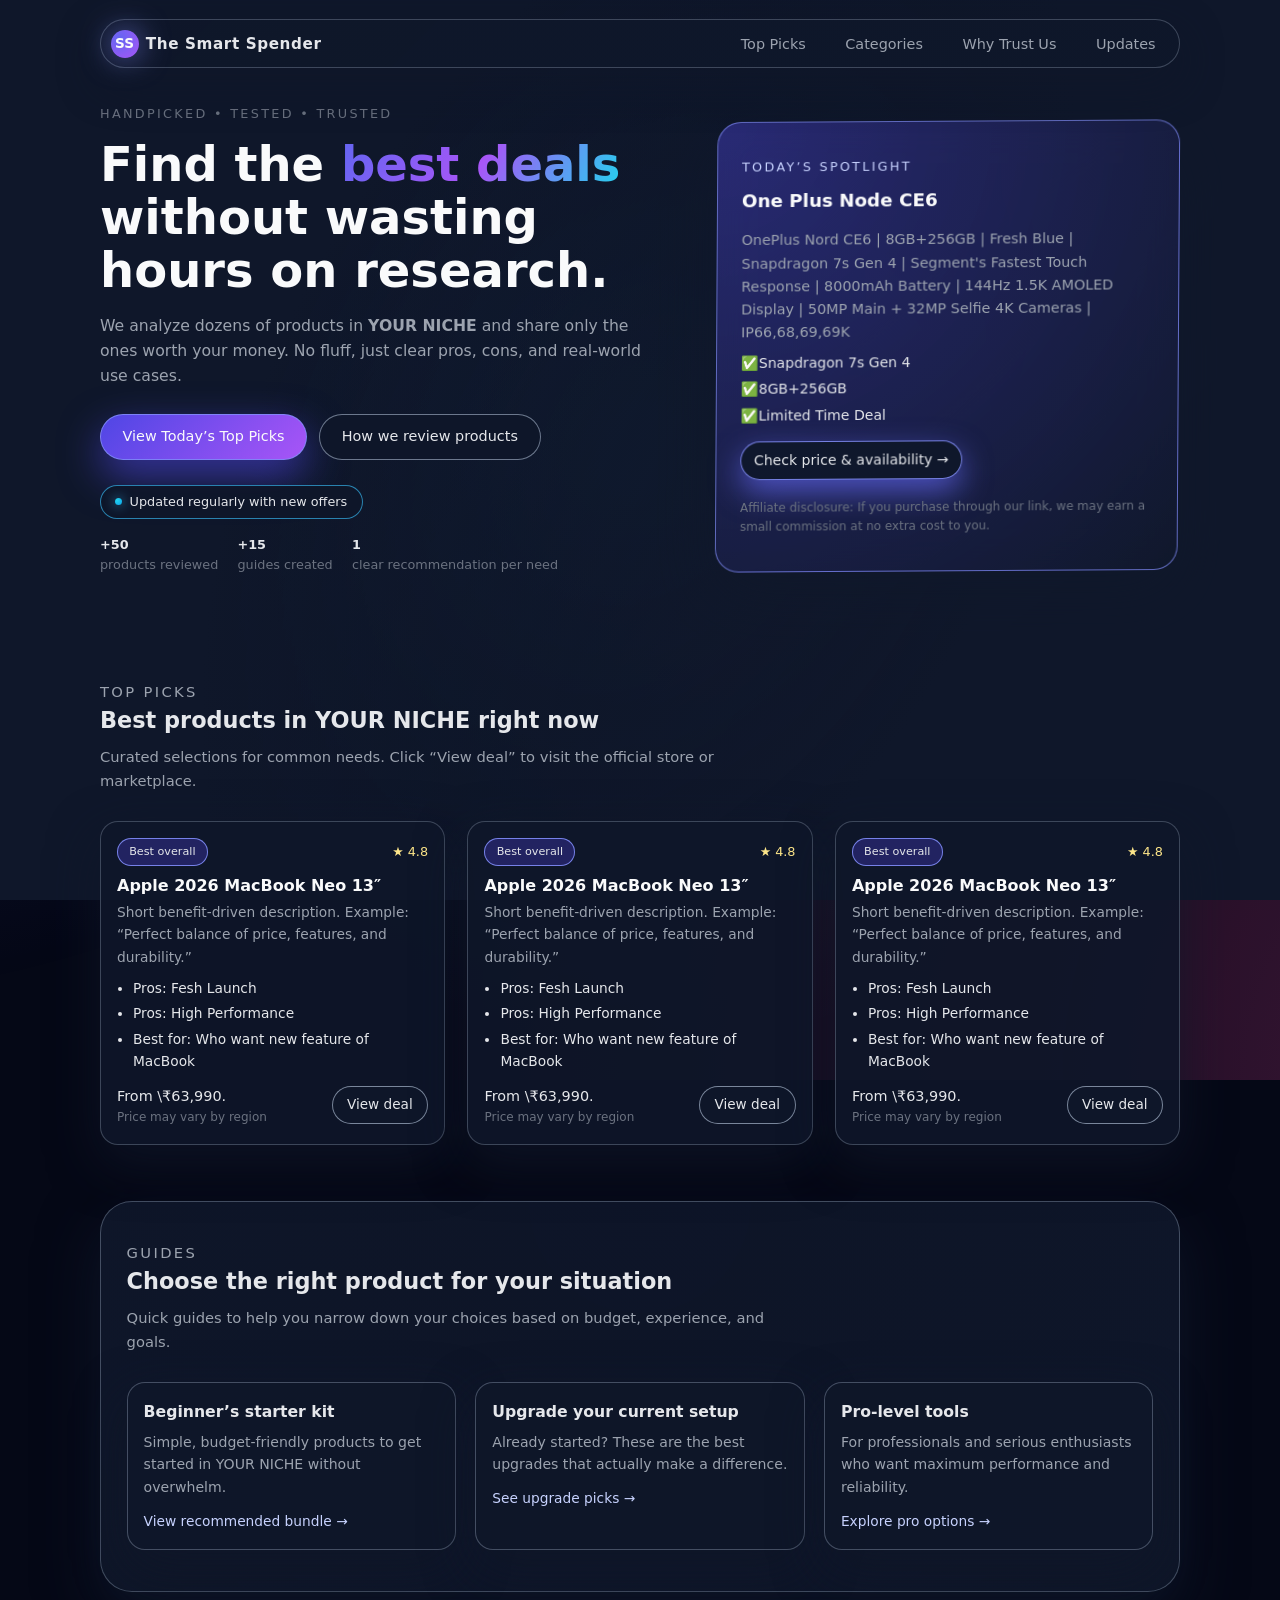
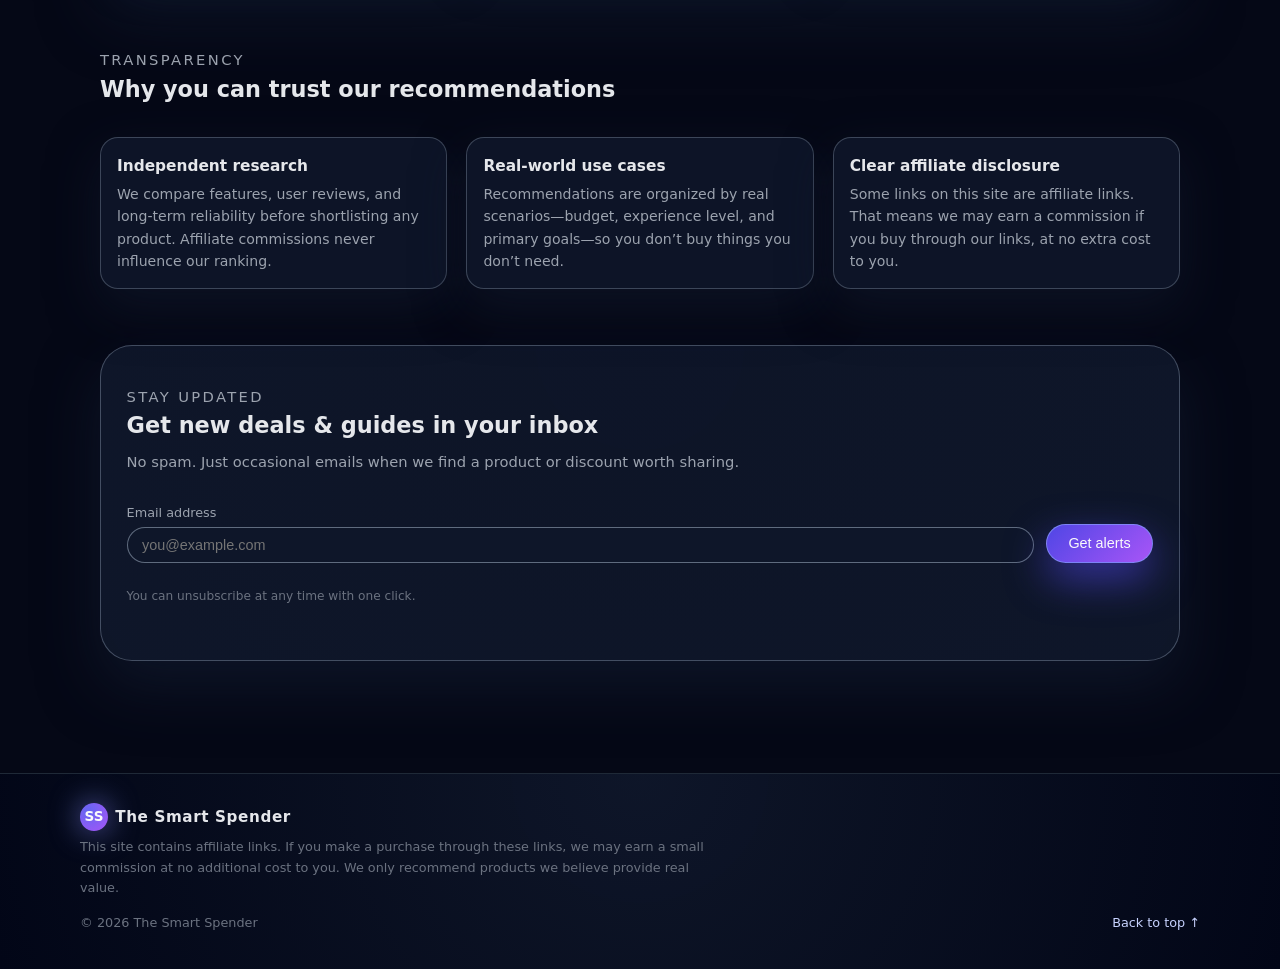
<file: index.html>
<!DOCTYPE html>
<html lang="en">
<head>
  <!-- Basic meta -->
  <meta charset="utf-8">
  <meta http-equiv="X-UA-Compatible" content="IE=edge">
  <meta name="viewport" content="width=device-width, initial-scale=1">

  <title>The Smart Spender – Smart Deals & Honest Reviews</title>
  <meta name="description" content="Discover carefully selected products, transparent reviews, and the best deals in YOUR NICHE. Updated regularly with real-world insights.">

  <!-- Canonical (update to your final domain once GitHub Pages URL is known) -->
  <link rel="canonical" href="[your_username.github.io](https://YOUR_USERNAME.github.io/YOUR_REPO_NAME/)">

  <!-- Favicon (optional) -->
  <!-- <link rel="icon" type="image/png" href="assets/favicon.png"> -->

  <!-- Open Graph / social share -->
  <meta property="og:type" content="website">
  <meta property="og:title" content="The Smart Spender – Smart Deals & Honest Reviews">
  <meta property="og:description" content="Discover carefully selected products, transparent reviews, and the best deals in YOUR NICHE.">
  <meta property="og:image" content="[your_username.github.io](https://YOUR_USERNAME.github.io/YOUR_REPO_NAME/assets/og-image.png)">
  <meta property="og:url" content="[your_username.github.io](https://YOUR_USERNAME.github.io/YOUR_REPO_NAME/)">

  <!-- Twitter Card -->
  <meta name="twitter:card" content="summary_large_image">
  <meta name="twitter:title" content="The Smart Spender – Smart Deals & Honest Reviews">
  <meta name="twitter:description" content="Discover carefully selected products, transparent reviews, and the best deals in YOUR NICHE.">
  <meta name="twitter:image" content="[your_username.github.io](https://YOUR_USERNAME.github.io/YOUR_REPO_NAME/assets/og-image.png)">

  <!-- SEO keywords (not critical but fine to add) -->
  <meta name="keywords" content="YOUR NICHE, product reviews, best deals, buying guide, affiliate">

  <!-- Structured data (JSON‑LD) for SEO -->
  <script type="application/ld+json">
  {
    "@context": "[schema.org](https://schema.org)",
    "@type": "WebSite",
    "name": "The Smart Spender",
    "url": "[your_username.github.io](https://YOUR_USERNAME.github.io/YOUR_REPO_NAME/)",
    "description": "Discover carefully selected products, transparent reviews, and the best deals in YOUR NICHE.",
    "publisher": {
      "@type": "Person",
      "name": "Ved Patel"
    }
  }
  </script>

  <link rel="stylesheet" href="styles.css">
</head>

<body>
  <!-- Skip link for accessibility -->
  <a class="skip-link" href="#main">Skip to main content</a>

  <!-- Background decorative elements -->
  <div class="bg-gradient"></div>
  <div class="bg-orbit"></div>

  <!-- HEADER / HERO -->
  <header class="site-header" id="top">
    <nav class="nav">
      <a href="#top" class="logo" aria-label="Home">
        <span class="logo-mark">SS</span>
        <span class="logo-text">The Smart Spender</span>
      </a>
      <button class="nav-toggle" aria-label="Toggle navigation" aria-expanded="false">
        <span class="nav-toggle-line"></span>
        <span class="nav-toggle-line"></span>
      </button>
      <ul class="nav-links">
        <li><a href="#top-picks">Top Picks</a></li>
        <li><a href="#categories">Categories</a></li>
        <li><a href="#why-trust">Why Trust Us</a></li>
        <li><a href="#newsletter">Updates</a></li>
      </ul>
    </nav>

    <section class="hero" aria-labelledby="hero-title">
      <div class="hero-content">
        <p class="hero-kicker">HANDPICKED • TESTED • TRUSTED</p>
        <h1 id="hero-title">
          Find the <span class="accent-text">best deals</span> without wasting hours on research.
        </h1>
        <p class="hero-subtitle">
          We analyze dozens of products in <strong>YOUR NICHE</strong> and share only the ones worth your money.
          No fluff, just clear pros, cons, and real‑world use cases.
        </p>

        <div class="hero-actions">
          <a href="#top-picks" class="btn btn-primary">
            View Today’s Top Picks
          </a>
          <a href="#why-trust" class="btn btn-ghost">
            How we review products
          </a>
        </div>

        <div class="hero-meta">
          <div class="hero-badge">
            <span class="hero-badge-dot"></span>
            Updated regularly with new offers
          </div>
          <div class="hero-stats">
            <div>
              <span class="stat-number">+50</span>
              <span class="stat-label">products reviewed</span>
            </div>
            <div>
              <span class="stat-number">+15</span>
              <span class="stat-label">guides created</span>
            </div>
            <div>
              <span class="stat-number">1</span>
              <span class="stat-label">clear recommendation per need</span>
            </div>
          </div>
        </div>
      </div>

      <div class="hero-card" aria-hidden="true">
        <div class="hero-card-inner">
          <p class="hc-label">Today’s spotlight</p>
          <h2 class="hc-title">One Plus Node CE6</h2>
          <p class="hc-text">
             OnePlus Nord CE6 | 8GB+256GB | Fresh Blue | Snapdragon 7s Gen 4 | Segment's Fastest Touch Response | 8000mAh Battery | 144Hz 1.5K AMOLED Display | 50MP Main + 32MP Selfie 4K Cameras | IP66,68,69,69K
          </p>
          <ul class="hc-list">
            <li>✅Snapdragon 7s Gen 4 </li>
            <li>✅8GB+256GB</li>
            <li>✅Limited Time Deal</li>
          </ul>
          <a href="https://amzn.in/d/032D1G8i" class="hc-cta" target="_blank" rel="noopener noreferrer">
            Check price & availability →
          </a>
          <p class="hc-note">
            Affiliate disclosure: If you purchase through our link, we may earn a small commission at no extra cost to you.
          </p>
        </div>
      </div>
    </section>
  </header>

  <main id="main">
    <!-- TOP PICKS SECTION -->
    <section id="top-picks" class="section">
      <header class="section-header">
        <p class="section-kicker">TOP PICKS</p>
        <h2>Best products in YOUR NICHE right now</h2>
        <p>
          Curated selections for common needs. Click “View deal” to visit the official store or marketplace.
        </p>
      </header>

      <div class="cards-grid">
        <!-- Card 1 -->
        <article class="product-card reveal" itemscope itemtype="[schema.org](https://schema.org/Product)">
          <div class="pc-header">
            <span class="pc-tag pc-tag-primary">Best overall</span>
            <span class="pc-rating" aria-label="Rated 4.8 out of 5">
              ★ 4.8
            </span>
          </div>
          <h3 itemprop="name">Apple 2026 MacBook Neo 13″</h3>
          <p class="pc-subtitle" itemprop="description">
            Short benefit‑driven description. Example: “Perfect balance of price, features, and durability.”
          </p>
          <ul class="pc-list">
            <li>Pros: Fesh Launch</li>
            <li>Pros: High Performance</li>
            <li>Best for: Who want new feature of MacBook</li>
          </ul>
          <div class="pc-footer">
            <div class="pc-price">
              <span class="pc-price-main">From \₹63,990.</span>
              <span class="pc-price-note">Price may vary by region</span>
            </div>
            <a href="https://amzn.in/d/0i8AtbMA" class="btn btn-small" target="_blank" rel="noopener noreferrer">
              View deal
            </a>
          </div>
        </article>

        <!-- Card 2 -->
        <article class="product-card reveal" itemscope itemtype="[schema.org](https://schema.org/Product)">
          <div class="pc-header">
            <span class="pc-tag pc-tag-primary">Best overall</span>
            <span class="pc-rating" aria-label="Rated 4.8 out of 5">
              ★ 4.8
            </span>
          </div>
          <h3 itemprop="name">Apple 2026 MacBook Neo 13″</h3>
          <p class="pc-subtitle" itemprop="description">
            Short benefit‑driven description. Example: “Perfect balance of price, features, and durability.”
          </p>
          <ul class="pc-list">
            <li>Pros: Fesh Launch</li>
            <li>Pros: High Performance</li>
            <li>Best for: Who want new feature of MacBook</li>
          </ul>
          <div class="pc-footer">
            <div class="pc-price">
              <span class="pc-price-main">From \₹63,990.</span>
              <span class="pc-price-note">Price may vary by region</span>
            </div>
            <a href="https://amzn.in/d/0i8AtbMA" class="btn btn-small" target="_blank" rel="noopener noreferrer">
              View deal
            </a>
          </div>
        </article>

        <!-- Card 3 -->
        <article class="product-card reveal" itemscope itemtype="[schema.org](https://schema.org/Product)">
          <div class="pc-header">
            <span class="pc-tag pc-tag-primary">Best overall</span>
            <span class="pc-rating" aria-label="Rated 4.8 out of 5">
              ★ 4.8
            </span>
          </div>
          <h3 itemprop="name">Apple 2026 MacBook Neo 13″</h3>
          <p class="pc-subtitle" itemprop="description">
            Short benefit‑driven description. Example: “Perfect balance of price, features, and durability.”
          </p>
          <ul class="pc-list">
            <li>Pros: Fesh Launch</li>
            <li>Pros: High Performance</li>
            <li>Best for: Who want new feature of MacBook</li>
          </ul>
          <div class="pc-footer">
            <div class="pc-price">
              <span class="pc-price-main">From \₹63,990.</span>
              <span class="pc-price-note">Price may vary by region</span>
            </div>
            <a href="https://amzn.in/d/0i8AtbMA" class="btn btn-small" target="_blank" rel="noopener noreferrer">
              View deal
            </a>
          </div>
        </article>
      </div>
    </section>

    <!-- CATEGORIES / GUIDES -->
    <section id="categories" class="section section-alt">
      <header class="section-header">
        <p class="section-kicker">GUIDES</p>
        <h2>Choose the right product for your situation</h2>
        <p>
          Quick guides to help you narrow down your choices based on budget, experience, and goals.
        </p>
      </header>

      <div class="guides-grid">
        <article class="guide-card reveal">
          <h3>Beginner’s starter kit</h3>
          <p>Simple, budget‑friendly products to get started in YOUR NICHE without overwhelm.</p>
          <a href="YOUR_AFFILIATE_OR_CONTENT_LINK_1" class="guide-link">
            View recommended bundle →
          </a>
        </article>

        <article class="guide-card reveal">
          <h3>Upgrade your current setup</h3>
          <p>Already started? These are the best upgrades that actually make a difference.</p>
          <a href="YOUR_AFFILIATE_OR_CONTENT_LINK_2" class="guide-link">
            See upgrade picks →
          </a>
        </article>

        <article class="guide-card reveal">
          <h3>Pro‑level tools</h3>
          <p>For professionals and serious enthusiasts who want maximum performance and reliability.</p>
          <a href="YOUR_AFFILIATE_OR_CONTENT_LINK_3" class="guide-link">
            Explore pro options →
          </a>
        </article>
      </div>
    </section>

    <!-- WHY TRUST US -->
    <section id="why-trust" class="section">
      <header class="section-header">
        <p class="section-kicker">TRANSPARENCY</p>
        <h2>Why you can trust our recommendations</h2>
      </header>

      <div class="trust-grid">
        <div class="trust-item reveal">
          <h3>Independent research</h3>
          <p>
            We compare features, user reviews, and long‑term reliability before shortlisting any product.
            Affiliate commissions never influence our ranking.
          </p>
        </div>
        <div class="trust-item reveal">
          <h3>Real‑world use cases</h3>
          <p>
            Recommendations are organized by real scenarios—budget, experience level, and primary goals—so you don’t buy things you don’t need.
          </p>
        </div>
        <div class="trust-item reveal">
          <h3>Clear affiliate disclosure</h3>
          <p>
            Some links on this site are affiliate links. That means we may earn a commission if you buy
            through our links, at no extra cost to you.
          </p>
        </div>
      </div>
    </section>

    <!-- NEWSLETTER / CTA -->
    <section id="newsletter" class="section section-alt">
      <header class="section-header">
        <p class="section-kicker">STAY UPDATED</p>
        <h2>Get new deals & guides in your inbox</h2>
        <p>
          No spam. Just occasional emails when we find a product or discount worth sharing.
        </p>
      </header>

      <form class="newsletter-form reveal" action="[example.com](https://example.com)" method="post">
        <!-- Replace action URL with your email marketing service or form backend -->
        <label class="field">
          <span class="field-label">Email address</span>
          <input type="email" name="email" placeholder="you@example.com" required>
        </label>
        <button type="submit" class="btn btn-primary">
          Get alerts
        </button>
        <p class="newsletter-note">
          You can unsubscribe at any time with one click.
        </p>
      </form>
    </section>
  </main>

  <!-- FOOTER -->
  <footer class="site-footer">
    <div class="footer-inner">
      <div class="footer-brand">
        <span class="logo-mark">SS</span>
        <span class="logo-text">The Smart Spender</span>
      </div>
      <p class="footer-text">
        This site contains affiliate links. If you make a purchase through these links, we may earn
        a small commission at no additional cost to you. We only recommend products we believe provide real value.
      </p>
      <div class="footer-meta">
        <span>© <span id="year"></span> The Smart Spender</span>
        <a href="#top" class="back-to-top">Back to top ↑</a>
      </div>
    </div>
  </footer>

  <script src="script.js" defer></script>
</body>
</html>
</file>
<file: styles.css>
/* Basic reset */
*,
*::before,
*::after {
  box-sizing: border-box;
}

html {
  scroll-behavior: smooth;
}

body {
  margin: 0;
  font-family: system-ui, -apple-system, BlinkMacSystemFont, "Segoe UI", sans-serif;
  background-color: #050816;
  color: #f9fafb;
  line-height: 1.6;
  -webkit-font-smoothing: antialiased;
}

/* Colors & theme */
:root {
  --bg: #050816;
  --bg-alt: #050816;
  --surface: rgba(15, 23, 42, 0.9);
  --surface-alt: rgba(15, 23, 42, 0.75);
  --border-subtle: rgba(148, 163, 184, 0.35);
  --accent: #6366f1;
  --accent-soft: rgba(99, 102, 241, 0.15);
  --accent-strong: #4f46e5;
  --text-main: #e5e7eb;
  --text-soft: #9ca3af;
  --text-muted: #6b7280;
  --radius-lg: 18px;
  --radius-xl: 32px;
  --shadow-soft: 0 18px 50px rgba(15, 23, 42, 0.7);
  --blur: 18px;
  --transition-fast: 160ms ease-out;
}

/* Background visuals */
.bg-gradient {
  position: fixed;
  inset: -20%;
  background:
    radial-gradient(circle at top left, rgba(99, 102, 241, 0.32), transparent 55%),
    radial-gradient(circle at bottom right, rgba(236, 72, 153, 0.28), transparent 52%),
    radial-gradient(circle at center, rgba(56, 189, 248, 0.18), transparent 55%);
  opacity: 0.85;
  pointer-events: none;
  z-index: -3;
}

.bg-orbit {
  position: fixed;
  inset: 0;
  background:
    radial-gradient(circle at 10% 20%, rgba(15, 23, 42, 0.0), rgba(15, 23, 42, 1) 70%),
    radial-gradient(circle at 90% 80%, rgba(15, 23, 42, 0.0), rgba(15, 23, 42, 1) 70%);
  mix-blend-mode: normal;
  pointer-events: none;
  z-index: -2;
}

/* Skip link */
.skip-link {
  position: absolute;
  left: 50%;
  transform: translateX(-50%);
  top: 0.75rem;
  padding: 0.6rem 1rem;
  background: #111827;
  color: #f9fafb;
  border-radius: 999px;
  border: 1px solid var(--border-subtle);
  text-decoration: none;
  font-size: 0.9rem;
  z-index: -1;
  opacity: 0;
  transition: opacity 0.15s ease-out, transform 0.15s ease-out;
}
.skip-link:focus-visible {
  opacity: 1;
  z-index: 50;
  transform: translate(-50%, 0.1rem);
}

/* Layout containers */
.site-header {
  position: relative;
  max-width: 1120px;
  margin: 0 auto;
  padding: 1.2rem 1.25rem 3rem;
}

main {
  max-width: 1120px;
  margin: 0 auto;
  padding: 0 1.25rem 4rem;
}

.section {
  margin-top: 3.5rem;
}

.section-alt {
  background: radial-gradient(circle at top, rgba(15, 23, 42, 0.9), rgba(15, 23, 42, 0.96));
  border-radius: var(--radius-xl);
  padding: 2.4rem 1.6rem 2.6rem;
  border: 1px solid rgba(148, 163, 184, 0.4);
  box-shadow: 0 25px 60px rgba(15, 23, 42, 0.85);
}

/* Navigation */
.nav {
  display: flex;
  align-items: center;
  justify-content: space-between;
  padding: 0.6rem 0.6rem;
  border-radius: 999px;
  backdrop-filter: blur(18px);
  background: linear-gradient(135deg, rgba(15, 23, 42, 0.96), rgba(15, 23, 42, 0.94));
  border: 1px solid rgba(148, 163, 184, 0.35);
  box-shadow: 0 16px 40px rgba(15, 23, 42, 0.7);
  position: sticky;
  top: 0.75rem;
  z-index: 40;
}

.logo {
  display: inline-flex;
  align-items: center;
  gap: 0.45rem;
  text-decoration: none;
}

.logo-mark {
  width: 28px;
  height: 28px;
  border-radius: 999px;
  background: radial-gradient(circle at 30% 30%, #6366f1, #a855f7);
  display: inline-flex;
  align-items: center;
  justify-content: center;
  color: #f9fafb;
  font-size: 0.85rem;
  font-weight: 700;
  box-shadow: 0 0 30px rgba(129, 140, 248, 0.7);
}

.logo-text {
  color: var(--text-main);
  font-weight: 600;
  letter-spacing: 0.04em;
  font-size: 0.95rem;
}

/* Nav links */
.nav-links {
  display: flex;
  gap: 0.75rem;
  list-style: none;
  margin: 0;
  padding: 0;
}

.nav-links a {
  text-decoration: none;
  color: var(--text-soft);
  font-size: 0.9rem;
  padding: 0.5rem 0.8rem;
  border-radius: 999px;
  border: 1px solid transparent;
  transition: color var(--transition-fast), background-color var(--transition-fast), border-color var(--transition-fast), transform 120ms ease-out;
}

.nav-links a:hover,
.nav-links a:focus-visible {
  color: #e5e7eb;
  background-color: rgba(15, 23, 42, 0.95);
  border-color: rgba(99, 102, 241, 0.55);
  transform: translateY(-1px);
}

/* Mobile nav toggle */
.nav-toggle {
  display: none;
  flex-direction: column;
  justify-content: center;
  gap: 0.2rem;
  width: 34px;
  height: 34px;
  border-radius: 999px;
  border: 1px solid rgba(148, 163, 184, 0.5);
  background: rgba(15, 23, 42, 0.9);
  cursor: pointer;
  padding: 0;
}
.nav-toggle-line {
  width: 16px;
  height: 2px;
  background: #e5e7eb;
  border-radius: 999px;
}

/* Hero */
.hero {
  display: grid;
  grid-template-columns: minmax(0, 3fr) minmax(0, 2.4fr);
  gap: 2.1rem;
  margin-top: 2.2rem;
}

.hero-content {
  align-self: center;
}

.hero-kicker {
  font-size: 0.8rem;
  letter-spacing: 0.18em;
  text-transform: uppercase;
  color: var(--text-muted);
  margin: 0 0 0.9rem;
}

.hero h1 {
  font-size: clamp(2.2rem, 2.8vw + 1.4rem, 3rem);
  line-height: 1.1;
  margin: 0 0 1rem;
  color: #f9fafb;
}

.accent-text {
  background: linear-gradient(120deg, #6366f1, #a855f7, #22d3ee);
  -webkit-background-clip: text;
  background-clip: text;
  color: transparent;
}

.hero-subtitle {
  color: var(--text-soft);
  font-size: 0.98rem;
  max-width: 34rem;
  margin-bottom: 1.6rem;
}

.hero-actions {
  display: flex;
  flex-wrap: wrap;
  gap: 0.75rem;
  margin-bottom: 1.6rem;
}

/* Buttons */
.btn {
  display: inline-flex;
  align-items: center;
  justify-content: center;
  padding: 0.65rem 1.35rem;
  border-radius: 999px;
  border: 1px solid rgba(148, 163, 184, 0.8);
  font-size: 0.9rem;
  font-weight: 500;
  text-decoration: none;
  cursor: pointer;
  background: rgba(15, 23, 42, 0.95);
  color: var(--text-main);
  transition: background-color var(--transition-fast), border-color var(--transition-fast), color var(--transition-fast), box-shadow var(--transition-fast), transform 120ms ease-out;
}

.btn-primary {
  background: linear-gradient(135deg, #4f46e5, #a855f7);
  border-color: rgba(129, 140, 248, 0.85);
  color: #f9fafb;
  box-shadow: 0 16px 40px rgba(79, 70, 229, 0.63);
}
.btn-primary:hover,
.btn-primary:focus-visible {
  background: linear-gradient(135deg, #6366f1, #c084fc);
  transform: translateY(-1px);
  box-shadow: 0 22px 50px rgba(79, 70, 229, 0.75);
}

.btn-ghost {
  background: rgba(15, 23, 42, 0.9);
  border-color: rgba(148, 163, 184, 0.7);
}
.btn-ghost:hover,
.btn-ghost:focus-visible {
  background: rgba(15, 23, 42, 1);
  border-color: rgba(156, 163, 175, 0.9);
  transform: translateY(-1px);
}

.btn-small {
  padding: 0.45rem 0.9rem;
  font-size: 0.85rem;
}

/* Hero meta */
.hero-meta {
  display: flex;
  flex-direction: column;
  gap: 1rem;
}

.hero-badge {
  display: inline-flex;
  align-items: center;
  gap: 0.45rem;
  padding: 0.35rem 0.9rem;
  border-radius: 999px;
  background: rgba(15, 23, 42, 0.9);
  border: 1px solid rgba(56, 189, 248, 0.65);
  color: #e5e7eb;
  font-size: 0.8rem;
  width: max-content;
}

.hero-badge-dot {
  width: 7px;
  height: 7px;
  border-radius: 999px;
  background: radial-gradient(circle at 30% 30%, #22d3ee, #0ea5e9);
  box-shadow: 0 0 12px rgba(56, 189, 248, 0.9);
}

.hero-stats {
  display: flex;
  flex-wrap: wrap;
  gap: 1.2rem;
  font-size: 0.8rem;
  color: var(--text-muted);
}
.stat-number {
  display: block;
  font-weight: 600;
  color: #e5e7eb;
}
.stat-label {
  font-size: 0.8rem;
}

/* Hero card */
.hero-card {
  align-self: stretch;
  display: flex;
  align-items: center;
}

.hero-card-inner {
  width: 100%;
  background: radial-gradient(circle at top left, rgba(79, 70, 229, 0.4), rgba(15, 23, 42, 0.95));
  border-radius: 24px;
  padding: 1.4rem 1.5rem;
  border: 1px solid rgba(129, 140, 248, 0.7);
  box-shadow: 0 22px 60px rgba(15, 23, 42, 0.95);
  backdrop-filter: blur(18px);
  transform-origin: center;
  transform: translateY(6px) rotate3d(1, -0.8, 0, 9deg);
  transition: transform 180ms ease-out, box-shadow 180ms ease-out;
}
.hero-card-inner:hover {
  transform: translateY(0) rotate3d(1, -0.3, 0, 5deg);
  box-shadow: 0 28px 70px rgba(15, 23, 42, 1);
}

.hc-label {
  font-size: 0.8rem;
  color: #c7d2fe;
  letter-spacing: 0.18em;
  text-transform: uppercase;
  margin-bottom: 0.5rem;
}
.hc-title {
  font-size: 1.15rem;
  margin: 0 0 0.5rem;
}
.hc-text {
  font-size: 0.9rem;
  color: var(--text-soft);
  margin-bottom: 0.5rem;
}
.hc-list {
  list-style: none;
  padding-left: 0;
  margin: 0 0 0.9rem;
  font-size: 0.88rem;
  color: var(--text-main);
}
.hc-list li + li {
  margin-top: 0.25rem;
}
.hc-cta {
  display: inline-flex;
  align-items: center;
  font-size: 0.88rem;
  text-decoration: none;
  color: #e5e7eb;
  padding: 0.45rem 0.8rem;
  border-radius: 999px;
  background: rgba(15, 23, 42, 0.92);
  border: 1px solid rgba(129, 140, 248, 0.9);
  box-shadow: 0 12px 30px rgba(99, 102, 241, 0.7);
  margin-bottom: 0.45rem;
  transition: transform 120ms ease-out, box-shadow 120ms ease-out, background-color 160ms ease-out;
}
.hc-cta:hover,
.hc-cta:focus-visible {
  transform: translateY(-1px);
  background: rgba(15, 23, 42, 1);
  box-shadow: 0 18px 40px rgba(99, 102, 241, 0.9);
}
.hc-note {
  font-size: 0.75rem;
  color: var(--text-muted);
}

/* Section headers */
.section-header {
  max-width: 40rem;
  margin-bottom: 1.8rem;
}
.section-kicker {
  font-size: 0.78rem;
  letter-spacing: 0.16em;
  text-transform: uppercase;
  color: var(--text-muted);
  margin: 0 0 0.5rem;
}
.section-header h2 {
  margin: 0 0 0.4rem;
  font-size: 1.4rem;
  color: #e5e7eb;
}
.section-header p {
  margin: 0;
  font-size: 0.92rem;
  color: var(--text-soft);
}

/* Cards grid */
.cards-grid {
  display: grid;
  grid-template-columns: repeat(3, minmax(0, 1fr));
  gap: 1.4rem;
}

/* Product card */
.product-card {
  background: var(--surface);
  border-radius: var(--radius-lg);
  padding: 1rem 1rem 1.05rem;
  border: 1px solid var(--border-subtle);
  box-shadow: var(--shadow-soft);
  overflow: hidden;
  transform-origin: center;
  transition: transform 160ms ease-out, box-shadow 160ms ease-out, border-color 160ms ease-out, background-color 160ms ease-out;
}
.product-card:hover {
  transform: translateY(-3px) translateZ(0);
  box-shadow: 0 22px 60px rgba(15, 23, 42, 0.95);
  border-color: rgba(129, 140, 248, 0.8);
  background: radial-gradient(circle at top left, rgba(79, 70, 229, 0.2), rgba(15, 23, 42, 0.96));
}
.pc-header {
  display: flex;
  justify-content: space-between;
  align-items: center;
  margin-bottom: 0.4rem;
}
.pc-tag {
  font-size: 0.7rem;
  padding: 0.25rem 0.7rem;
  border-radius: 999px;
  border: 1px solid rgba(156, 163, 175, 0.6);
  color: #e5e7eb;
}
.pc-tag-primary {
  border-color: rgba(129, 140, 248, 0.9);
  background: rgba(79, 70, 229, 0.3);
}
.pc-rating {
  font-size: 0.8rem;
  color: #fde68a;
}
.product-card h3 {
  margin: 0 0 0.2rem;
  font-size: 1rem;
  color: #f9fafb;
}
.pc-subtitle {
  margin: 0 0 0.6rem;
  font-size: 0.86rem;
  color: var(--text-soft);
}
.pc-list {
  margin: 0 0 0.7rem;
  padding-left: 1rem;
  font-size: 0.86rem;
  color: var(--text-main);
}
.pc-list li + li {
  margin-top: 0.2rem;
}
.pc-footer {
  display: flex;
  justify-content: space-between;
  align-items: center;
  gap: 0.6rem;
}
.pc-price-main {
  font-size: 0.9rem;
  color: #e5e7eb;
  font-weight: 500;
}
.pc-price-note {
  display: block;
  font-size: 0.75rem;
  color: var(--text-muted);
}

/* Guides */
.guides-grid {
  display: grid;
  grid-template-columns: repeat(3, minmax(0, 1fr));
  gap: 1.2rem;
}
.guide-card {
  background: var(--surface-alt);
  border-radius: var(--radius-lg);
  padding: 1rem 1rem 0.95rem;
  border: 1px solid rgba(148, 163, 184, 0.4);
  box-shadow: var(--shadow-soft);
  transition: transform 160ms ease-out, box-shadow 160ms ease-out, border-color 160ms ease-out, background-color 160ms ease-out;
}
.guide-card:hover {
  transform: translateY(-3px);
  box-shadow: 0 22px 60px rgba(15, 23, 42, 1);
  border-color: rgba(129, 140, 248, 0.85);
  background: radial-gradient(circle at top left, rgba(79, 70, 229, 0.2), rgba(15, 23, 42, 0.96));
}
.guide-card h3 {
  margin: 0 0 0.4rem;
  font-size: 0.98rem;
  color: #e5e7eb;
}
.guide-card p {
  margin: 0 0 0.6rem;
  font-size: 0.88rem;
  color: var(--text-soft);
}
.guide-link {
  font-size: 0.86rem;
  color: #c7d2fe;
  text-decoration: none;
}
.guide-link:hover,
.guide-link:focus-visible {
  text-decoration: underline;
}

/* Trust grid */
.trust-grid {
  display: grid;
  grid-template-columns: repeat(3, minmax(0, 1fr));
  gap: 1.2rem;
}
.trust-item {
  background: var(--surface);
  border-radius: var(--radius-lg);
  padding: 1rem 1rem 0.95rem;
  border: 1px solid var(--border-subtle);
  box-shadow: var(--shadow-soft);
}
.trust-item h3 {
  margin: 0 0 0.3rem;
  font-size: 0.96rem;
  color: #e5e7eb;
}
.trust-item p {
  margin: 0;
  font-size: 0.88rem;
  color: var(--text-soft);
}

/* Newsletter */
.newsletter-form {
  display: flex;
  flex-wrap: wrap;
  gap: 0.75rem;
  align-items: flex-end;
}
.field {
  display: flex;
  flex-direction: column;
  gap: 0.25rem;
  min-width: 240px;
  flex: 1 1 220px;
}
.field-label {
  font-size: 0.8rem;
  color: var(--text-soft);
}
input[type="email"] {
  border-radius: 999px;
  border: 1px solid rgba(148, 163, 184, 0.6);
  padding: 0.55rem 0.9rem;
  background: rgba(15, 23, 42, 0.98);
  color: #f9fafb;
  font-size: 0.9rem;
  outline: none;
  transition: border-color 140ms ease-out, box-shadow 140ms ease-out, background-color 140ms ease-out;
}
input[type="email"]:focus-visible {
  border-color: rgba(129, 140, 248, 0.9);
  box-shadow: 0 0 0 1px rgba(129, 140, 248, 0.9);
  background: rgba(15, 23, 42, 1);
}
.newsletter-note {
  width: 100%;
  font-size: 0.76rem;
  color: var(--text-muted);
}

/* Footer */
.site-footer {
  border-top: 1px solid rgba(31, 41, 55, 1);
  padding: 1.8rem 1.25rem 2.2rem;
  margin-top: 3rem;
  background: radial-gradient(circle at top, rgba(15, 23, 42, 0.95), #020617);
}
.footer-inner {
  max-width: 1120px;
  margin: 0 auto;
}
.footer-brand {
  display: inline-flex;
  gap: 0.45rem;
  align-items: center;
  margin-bottom: 0.4rem;
}
.footer-text {
  margin: 0 0 0.9rem;
  font-size: 0.8rem;
  color: var(--text-muted);
  max-width: 40rem;
}
.footer-meta {
  display: flex;
  justify-content: space-between;
  align-items: center;
  font-size: 0.8rem;
  color: var(--text-muted);
}
.back-to-top {
  text-decoration: none;
  color: #c7d2fe;
}
.back-to-top:hover,
.back-to-top:focus-visible {
  text-decoration: underline;
}

/* Scroll reveal animation (IntersectionObserver) */
.reveal {
  opacity: 0;
  transform: translateY(16px);
  transition: opacity 320ms ease-out, transform 320ms ease-out;
}
.reveal.reveal-visible {
  opacity: 1;
  transform: translateY(0);
}

/* Small hover motion for reveal elements */
.reveal.reveal-visible:hover {
  transform: translateY(-2px);
}

/* Responsive */
@media (max-width: 960px) {
  .hero {
    grid-template-columns: minmax(0, 1.4fr);
  }
  .hero-card {
    grid-row: 2;
  }
}

@media (max-width: 768px) {
  .nav {
    padding-inline: 0.8rem;
  }
  .nav-links {
    position: absolute;
    right: 1rem;
    top: 3.2rem;
    flex-direction: column;
    align-items: flex-start;
    padding: 0.65rem;
    border-radius: 18px;
    background: rgba(15, 23, 42, 0.97);
    border: 1px solid rgba(148, 163, 184, 0.5);
    box-shadow: 0 16px 40px rgba(15, 23, 42, 0.95);
    transform-origin: top;
    transform: scaleY(0.8);
    opacity: 0;
    pointer-events: none;
    transition: opacity 150ms ease-out, transform 150ms ease-out;
  }
  .nav-links.nav-open {
    opacity: 1;
    pointer-events: auto;
    transform: scaleY(1);
  }
  .nav-toggle {
    display: inline-flex;
  }
}

@media (max-width: 720px) {
  .section-alt {
    padding-inline: 1.2rem;
  }
  .cards-grid,
  .guides-grid,
  .trust-grid {
    grid-template-columns: minmax(0, 1fr);
  }
  .site-header {
    padding-bottom: 2.4rem;
  }
}

@media (prefers-reduced-motion: reduce) {
  html {
    scroll-behavior: auto;
  }
  *,
  *::before,
  *::after {
    animation-duration: 0.01ms !important;
    animation-iteration-count: 1 !important;
    transition-duration: 0.01ms !important;
  }
}
</file>
